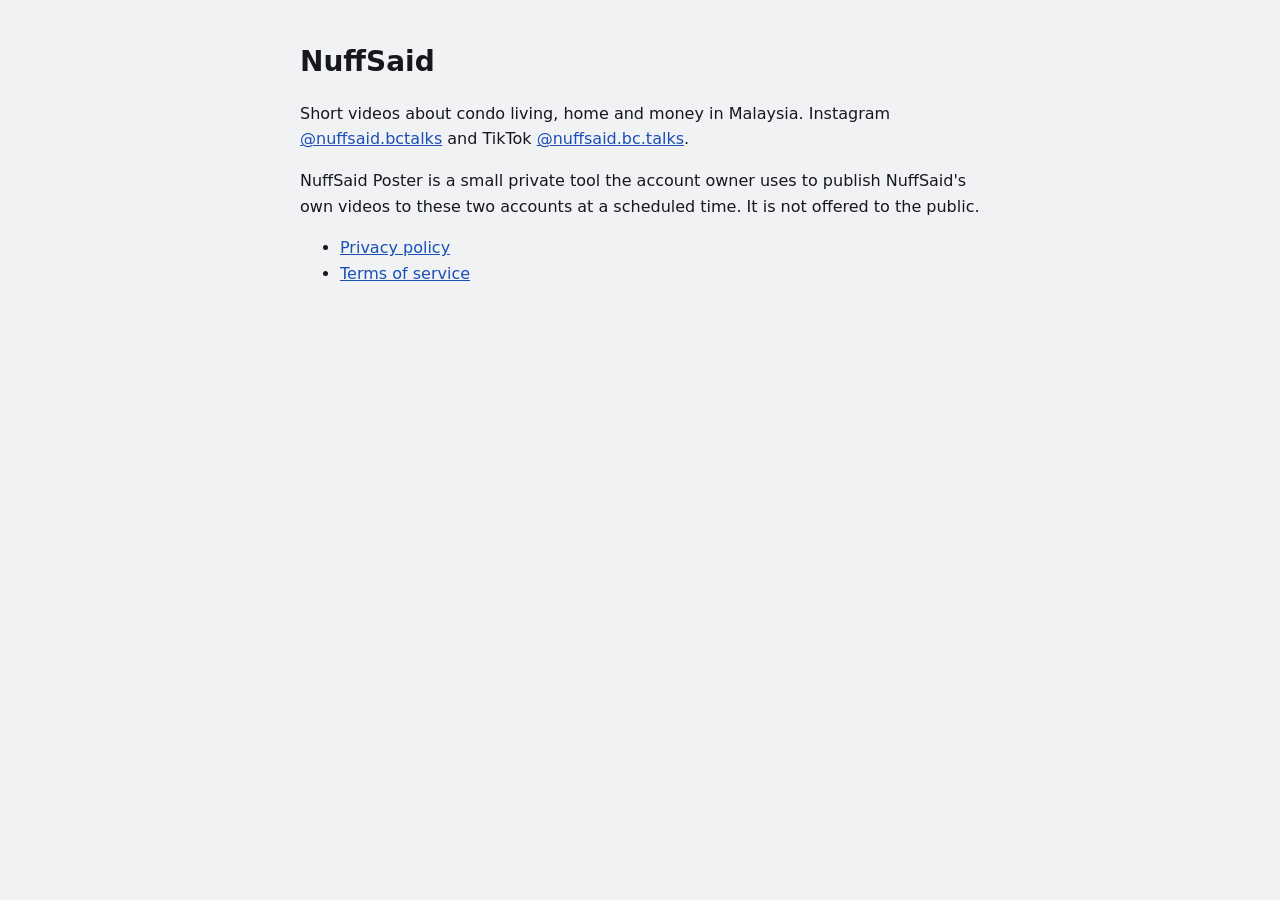
<file: index.html>
<!doctype html>
<html lang="en">
<head>
<meta charset="utf-8">
<meta name="viewport" content="width=device-width, initial-scale=1">
<title>NuffSaid</title>
<link rel="stylesheet" href="style.css">
</head>
<body>
<main>
<h1>NuffSaid</h1>
<p>Short videos about condo living, home and money in Malaysia. Instagram <a href="https://www.instagram.com/nuffsaid.bctalks/">@nuffsaid.bctalks</a> and TikTok <a href="https://www.tiktok.com/@nuffsaid.bc.talks">@nuffsaid.bc.talks</a>.</p>
<p>NuffSaid Poster is a small private tool the account owner uses to publish NuffSaid's own videos to these two accounts at a scheduled time. It is not offered to the public.</p>
<ul>
<li><a href="privacy.html">Privacy policy</a></li>
<li><a href="terms.html">Terms of service</a></li>
</ul>
</main>
</body>
</html>
</file>
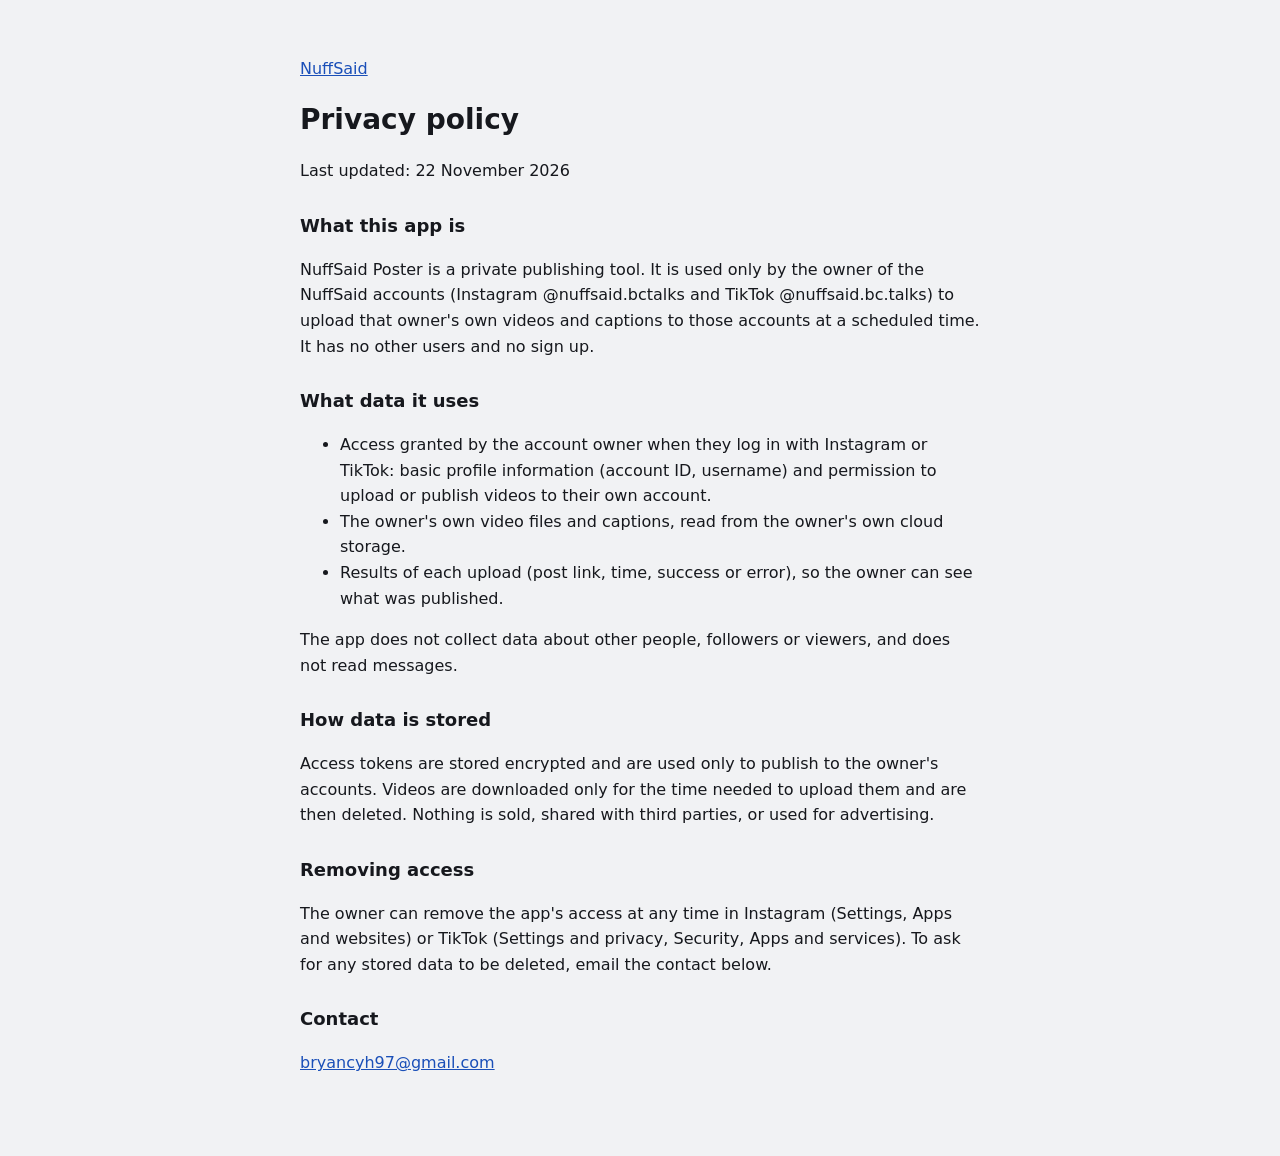
<file: privacy.html>
<!doctype html>
<html lang="en">
<head>
<meta charset="utf-8">
<meta name="viewport" content="width=device-width, initial-scale=1">
<title>Privacy policy | NuffSaid Poster</title>
<link rel="stylesheet" href="style.css">
</head>
<body>
<main>
<p><a href="index.html">NuffSaid</a></p>
<h1>Privacy policy</h1>
<p>Last updated: 22 November 2026</p>

<h2>What this app is</h2>
<p>NuffSaid Poster is a private publishing tool. It is used only by the owner of the NuffSaid accounts (Instagram @nuffsaid.bctalks and TikTok @nuffsaid.bc.talks) to upload that owner's own videos and captions to those accounts at a scheduled time. It has no other users and no sign up.</p>

<h2>What data it uses</h2>
<ul>
<li>Access granted by the account owner when they log in with Instagram or TikTok: basic profile information (account ID, username) and permission to upload or publish videos to their own account.</li>
<li>The owner's own video files and captions, read from the owner's own cloud storage.</li>
<li>Results of each upload (post link, time, success or error), so the owner can see what was published.</li>
</ul>
<p>The app does not collect data about other people, followers or viewers, and does not read messages.</p>

<h2>How data is stored</h2>
<p>Access tokens are stored encrypted and are used only to publish to the owner's accounts. Videos are downloaded only for the time needed to upload them and are then deleted. Nothing is sold, shared with third parties, or used for advertising.</p>

<h2>Removing access</h2>
<p>The owner can remove the app's access at any time in Instagram (Settings, Apps and websites) or TikTok (Settings and privacy, Security, Apps and services). To ask for any stored data to be deleted, email the contact below.</p>

<h2>Contact</h2>
<p><a href="mailto:bryancyh97@gmail.com">bryancyh97@gmail.com</a></p>
</main>
</body>
</html>
</file>
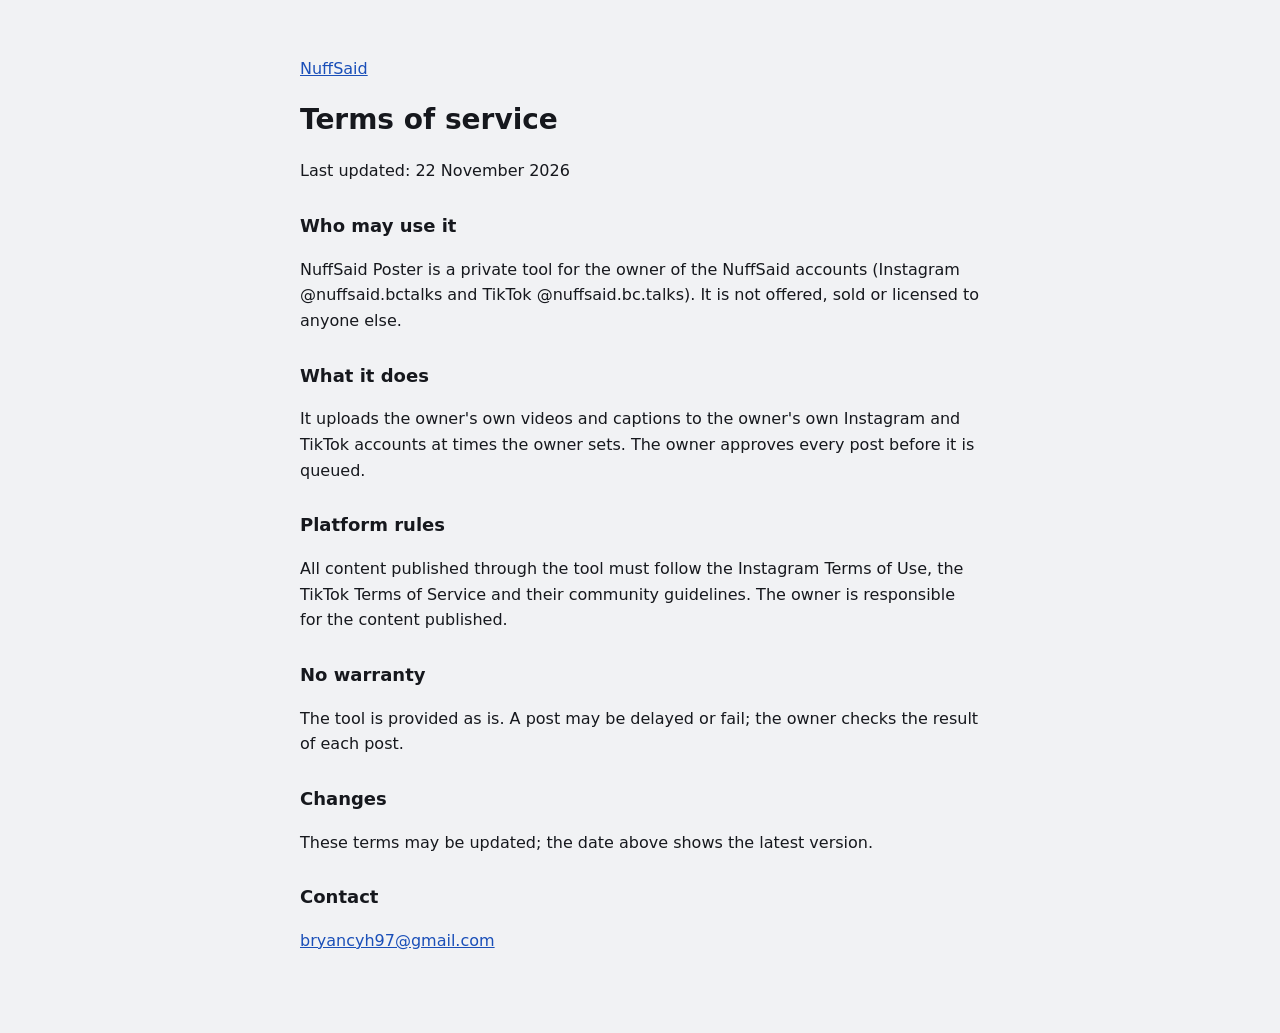
<file: terms.html>
<!doctype html>
<html lang="en">
<head>
<meta charset="utf-8">
<meta name="viewport" content="width=device-width, initial-scale=1">
<title>Terms of service | NuffSaid Poster</title>
<link rel="stylesheet" href="style.css">
</head>
<body>
<main>
<p><a href="index.html">NuffSaid</a></p>
<h1>Terms of service</h1>
<p>Last updated: 22 November 2026</p>

<h2>Who may use it</h2>
<p>NuffSaid Poster is a private tool for the owner of the NuffSaid accounts (Instagram @nuffsaid.bctalks and TikTok @nuffsaid.bc.talks). It is not offered, sold or licensed to anyone else.</p>

<h2>What it does</h2>
<p>It uploads the owner's own videos and captions to the owner's own Instagram and TikTok accounts at times the owner sets. The owner approves every post before it is queued.</p>

<h2>Platform rules</h2>
<p>All content published through the tool must follow the Instagram Terms of Use, the TikTok Terms of Service and their community guidelines. The owner is responsible for the content published.</p>

<h2>No warranty</h2>
<p>The tool is provided as is. A post may be delayed or fail; the owner checks the result of each post.</p>

<h2>Changes</h2>
<p>These terms may be updated; the date above shows the latest version.</p>

<h2>Contact</h2>
<p><a href="mailto:bryancyh97@gmail.com">bryancyh97@gmail.com</a></p>
</main>
</body>
</html>
</file>
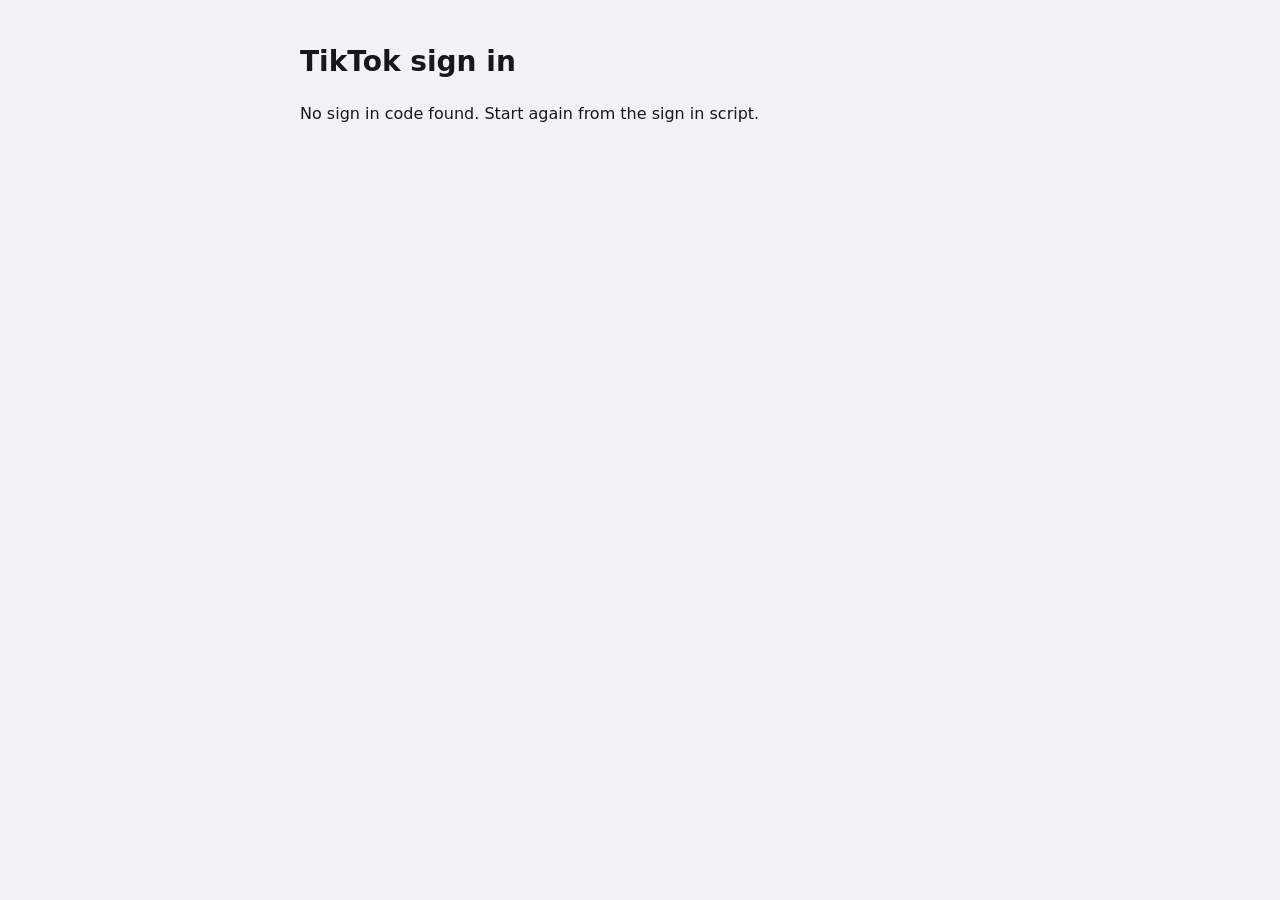
<file: tiktok-callback.html>
<!doctype html>
<html lang="en">
<head>
<meta charset="utf-8">
<meta name="viewport" content="width=device-width, initial-scale=1">
<meta name="robots" content="noindex">
<meta name="referrer" content="no-referrer">
<title>TikTok sign in | NuffSaid Poster</title>
<link rel="stylesheet" href="style.css">
<style>
#code { font-family: ui-monospace, Consolas, monospace; background: #fff; border: 1px solid #ccc; border-radius: 8px; padding: 12px; word-break: break-all; }
button { font: inherit; padding: 8px 14px; border-radius: 8px; border: 1px solid #16181d; background: #16181d; color: #fff; cursor: pointer; }
</style>
</head>
<body>
<main>
<h1>TikTok sign in</h1>
<p id="msg">Reading the sign in result.</p>
<div id="box" hidden>
<p>Copy this one time code and paste it into the NuffSaid sign in script in your terminal. It expires in a few minutes and only works with the app's secret.</p>
<p id="code"></p>
<p><button id="copy" type="button">Copy code</button></p>
</div>
</main>
<script>
(function () {
  var q = new URLSearchParams(location.search);
  var code = q.get("code"), err = q.get("error"), msg = document.getElementById("msg");
  if (err) { msg.textContent = "TikTok returned an error: " + err + (q.get("error_description") ? " (" + q.get("error_description") + ")" : ""); return; }
  if (!code) { msg.textContent = "No sign in code found. Start again from the sign in script."; return; }
  msg.textContent = "Signed in. One step left.";
  document.getElementById("code").textContent = code;
  document.getElementById("box").hidden = false;
  document.getElementById("copy").onclick = function () {
    navigator.clipboard.writeText(code).then(function () { document.getElementById("copy").textContent = "Copied"; });
  };
  history.replaceState(null, "", location.pathname);
})();
</script>
</body>
</html>
</file>
<file: style.css>
body { margin: 0; font: 16px/1.6 system-ui, -apple-system, "Segoe UI", Roboto, sans-serif; color: #16181d; background: #f1f2f4; }
main { max-width: 680px; margin: 0 auto; padding: 40px 20px 64px; }
h1 { font-size: 28px; margin: 0 0 8px; }
h2 { font-size: 18px; margin: 28px 0 6px; }
a { color: #1a4fb8; }
</file>
